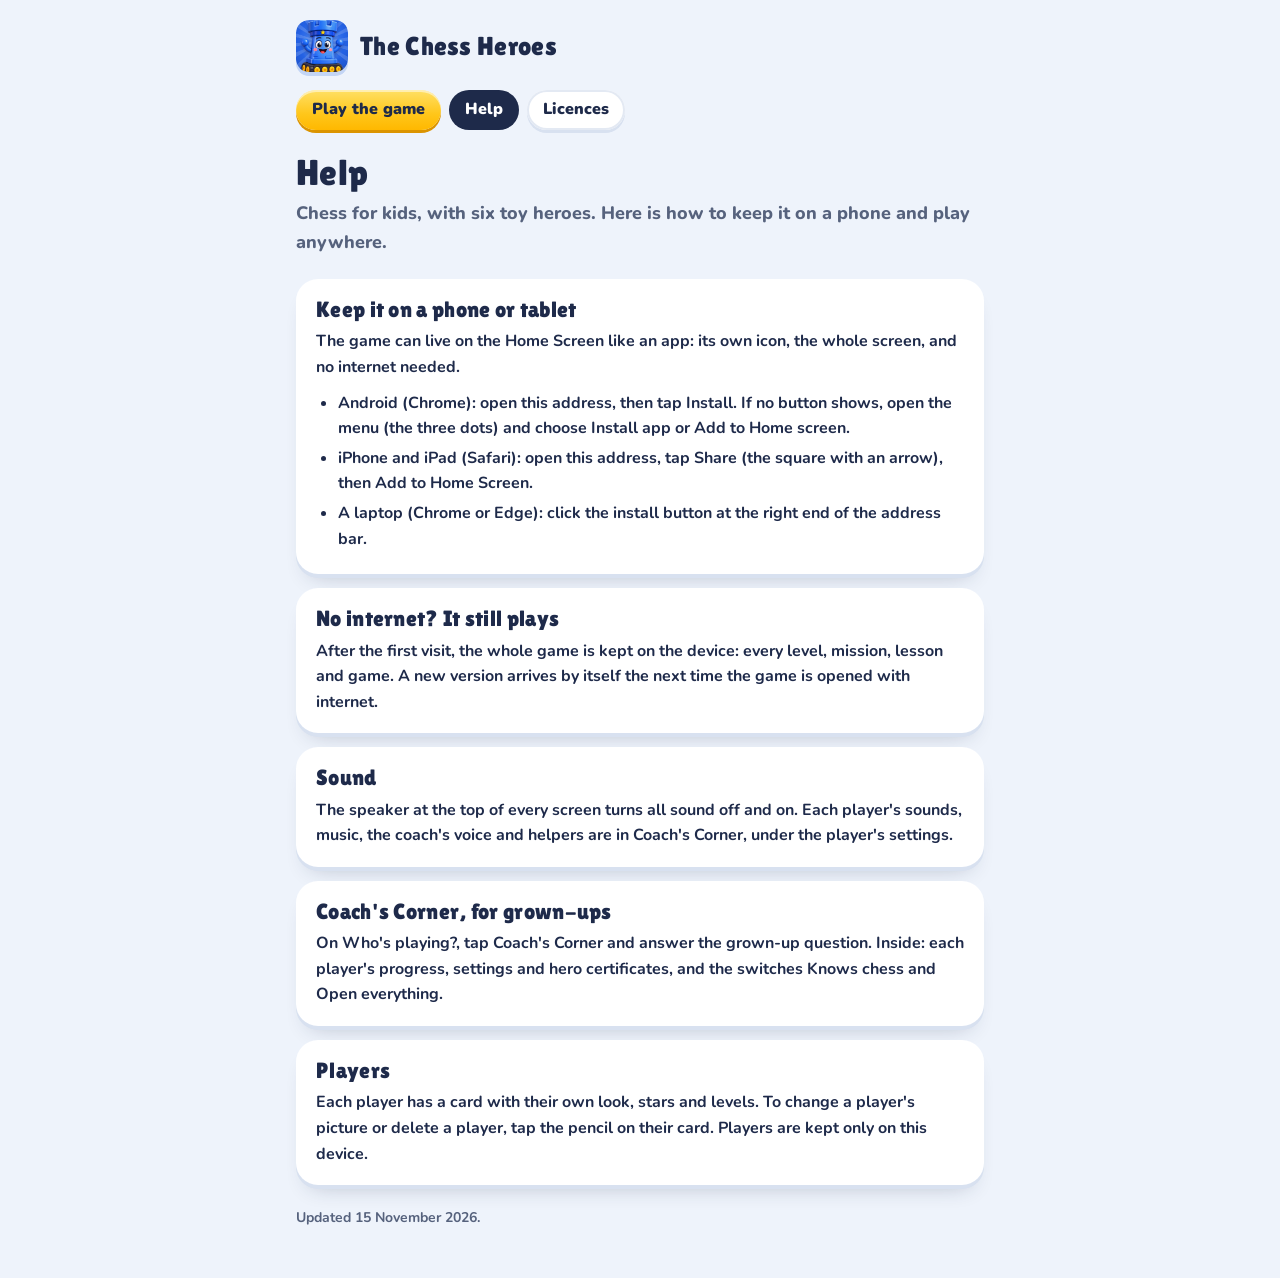
<file: help.html>
<!doctype html>
<html lang="en">
<head>
<meta charset="utf-8">
<meta name="viewport" content="width=device-width, initial-scale=1">
<title>Help: The Chess Heroes</title>
<meta name="theme-color" content="#2563E6">
<link rel="icon" href="icons/favicon-64.png">
<link rel="stylesheet" href="site.css">
</head>
<body>
<div class="wrap">
<header class="top"><img src="icons/icon-192.png" alt=""><b>The Chess Heroes</b></header>
<nav aria-label="Pages"><a href="./" class="play">Play the game</a><a href="help.html" aria-current="page">Help</a><a href="licences.html">Licences</a></nav>
<main>
<h1>Help</h1>
<p class="lede">Chess for kids, with six toy heroes. Here is how to keep it on a phone and play anywhere.</p>
<section><h2>Keep it on a phone or tablet</h2><p>The game can live on the Home Screen like an app: its own icon, the whole screen, and no internet needed.</p><ul><li><b>Android (Chrome):</b> open this address, then tap <b>Install</b>. If no button shows, open the menu (the three dots) and choose <b>Install app</b> or <b>Add to Home screen</b>.</li><li><b>iPhone and iPad (Safari):</b> open this address, tap <b>Share</b> (the square with an arrow), then <b>Add to Home Screen</b>.</li><li><b>A laptop (Chrome or Edge):</b> click the install button at the right end of the address bar.</li></ul></section>
<section><h2>No internet? It still plays</h2><p>After the first visit, the whole game is kept on the device: every level, mission, lesson and game. A new version arrives by itself the next time the game is opened with internet.</p></section>
<section><h2>Sound</h2><p>The speaker at the top of every screen turns all sound off and on. Each player's sounds, music, the coach's voice and helpers are in Coach's Corner, under the player's settings.</p></section>
<section><h2>Coach's Corner, for grown-ups</h2><p>On <b>Who's playing?</b>, tap <b>Coach's Corner</b> and answer the grown-up question. Inside: each player's progress, settings and hero certificates, and the switches <b>Knows chess</b> and <b>Open everything</b>.</p></section>
<section><h2>Players</h2><p>Each player has a card with their own look, stars and levels. To change a player's picture or delete a player, tap the pencil on their card. Players are kept only on this device.</p></section>

</main>
<footer>Updated 15 November 2026.</footer>
</div>
</body>
</html>
</file>
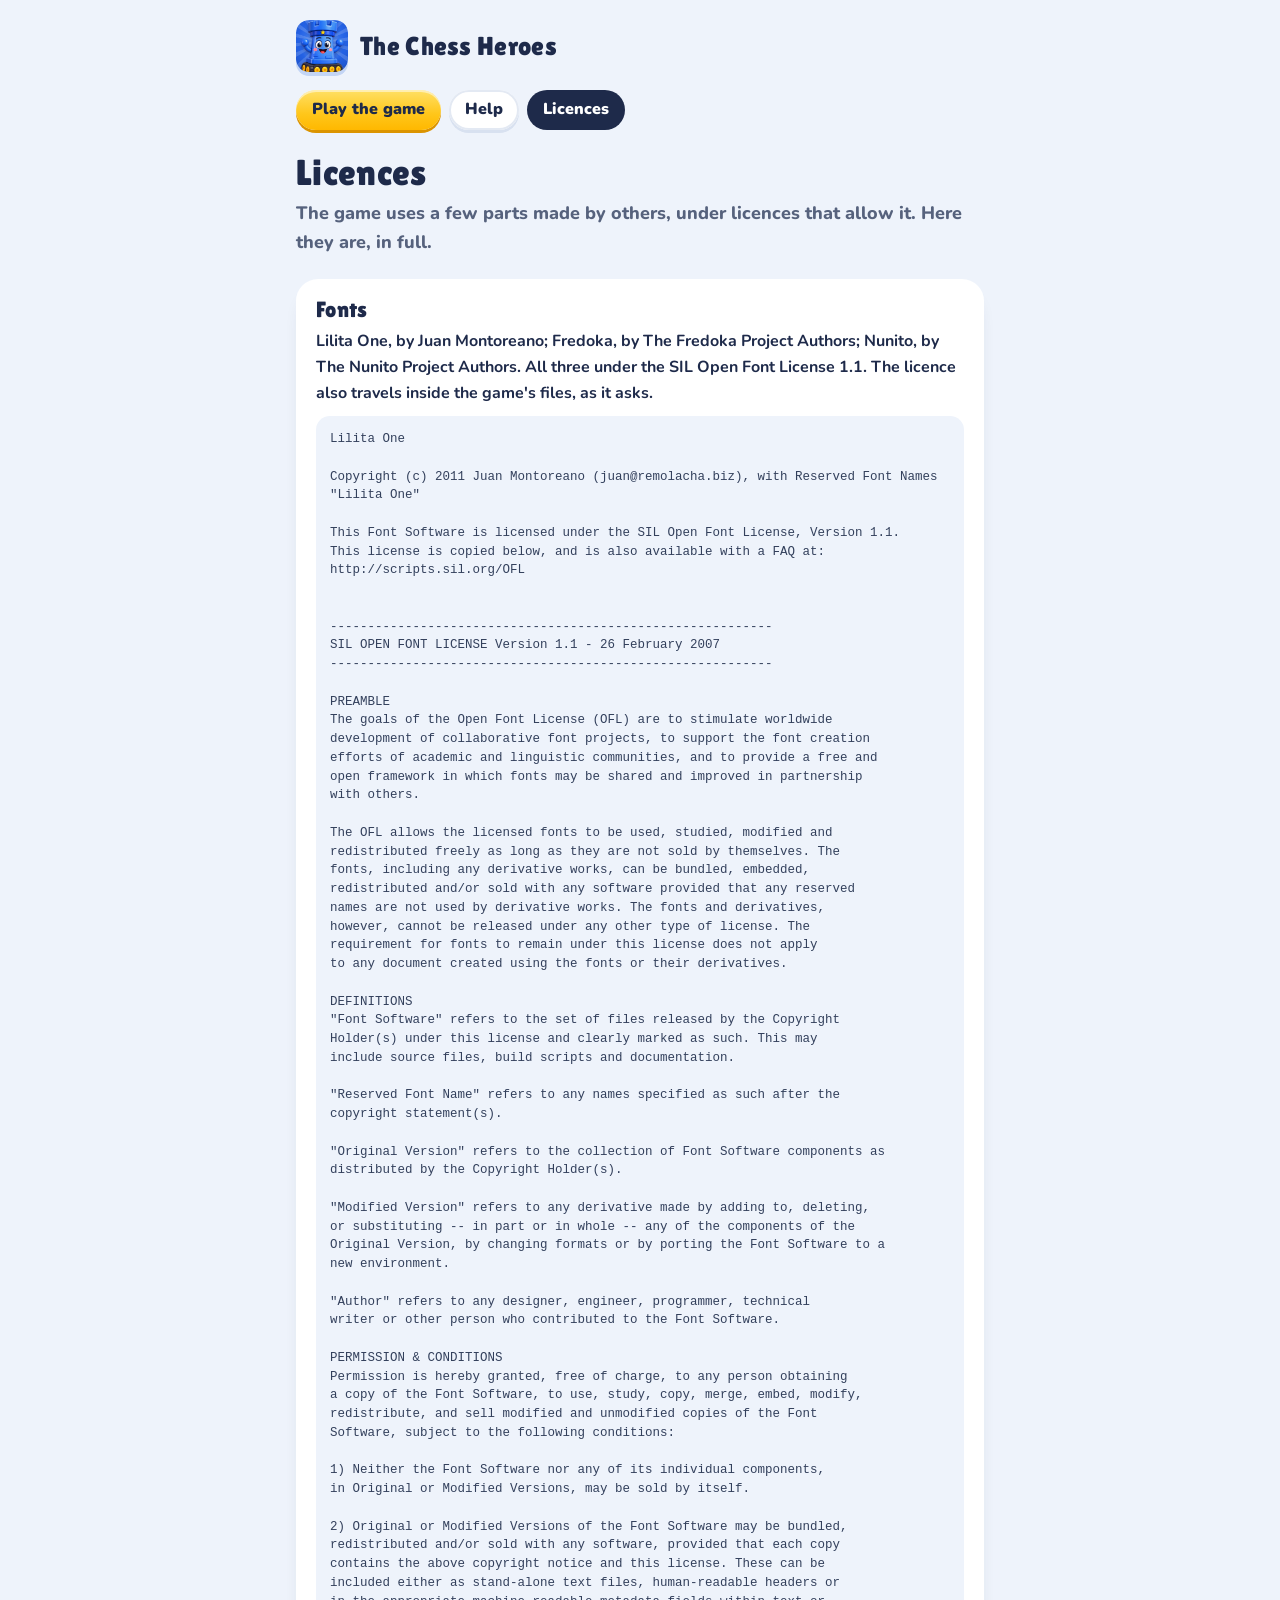
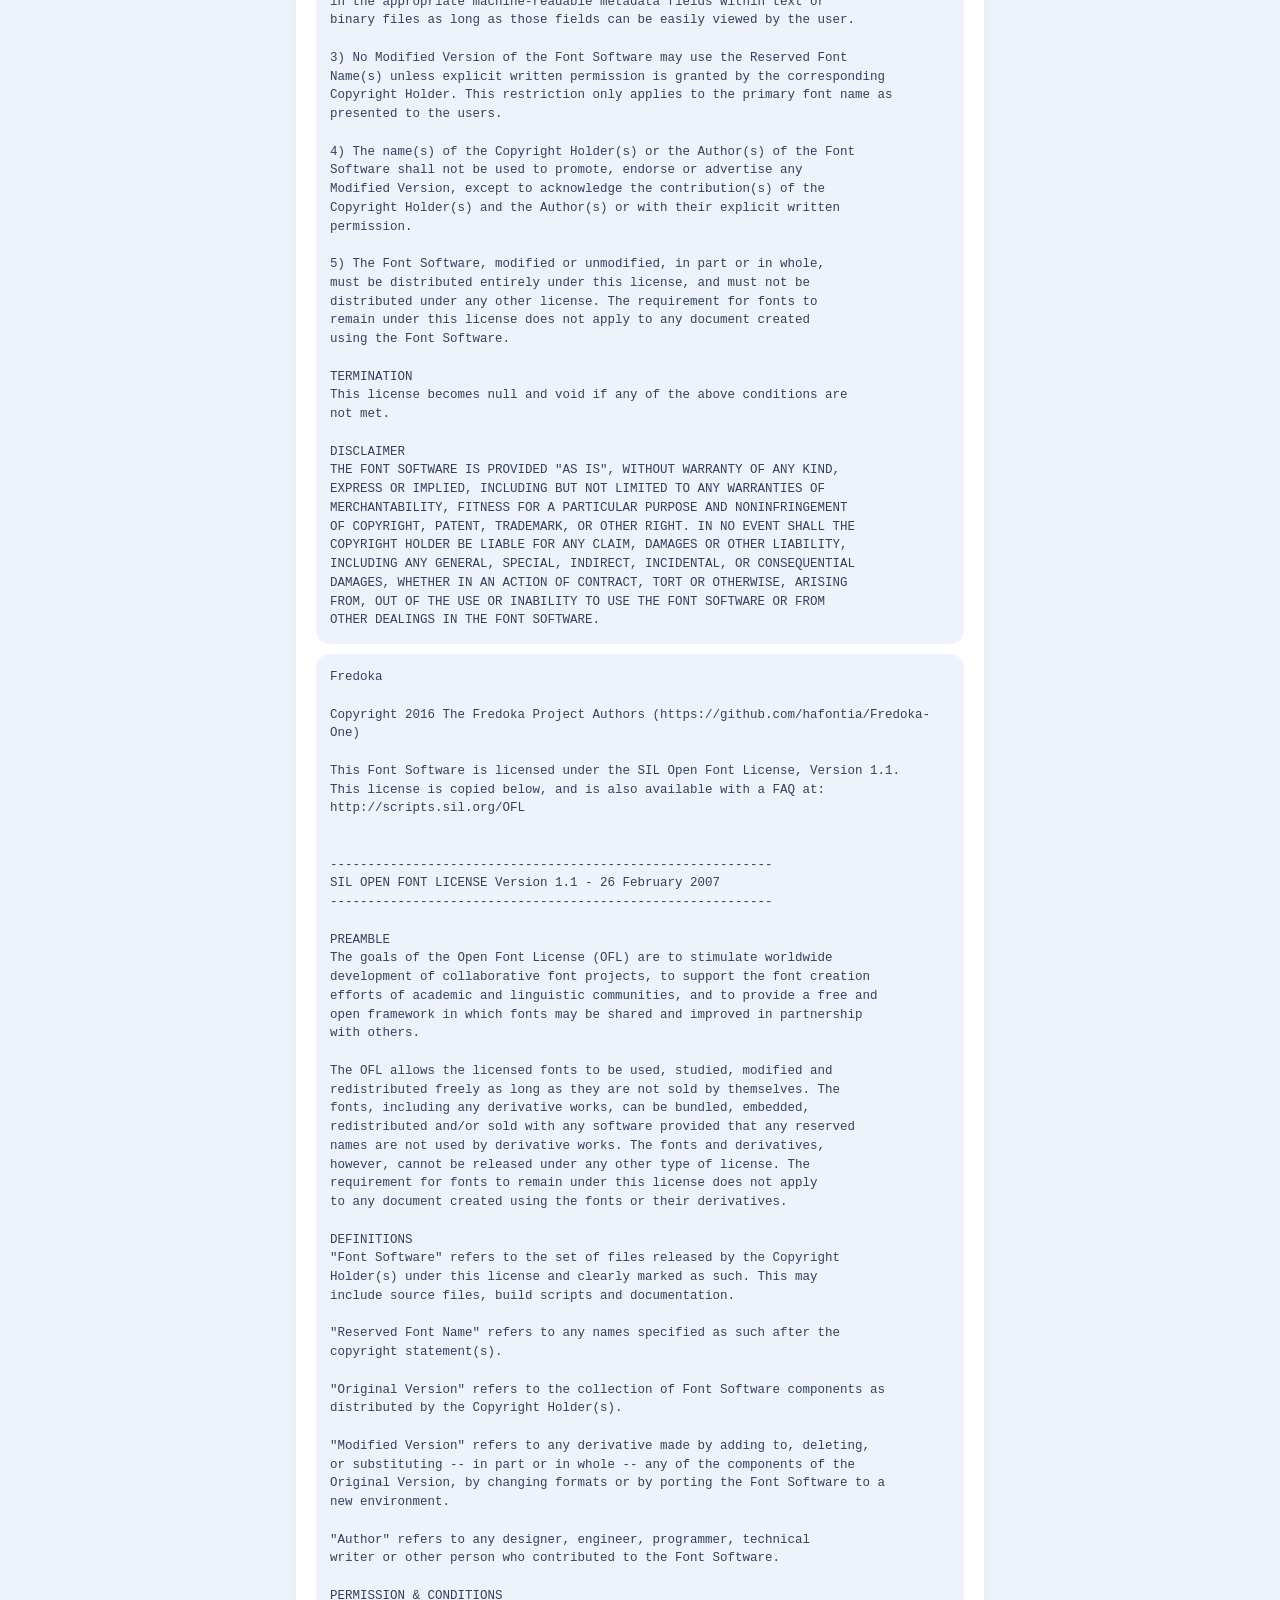
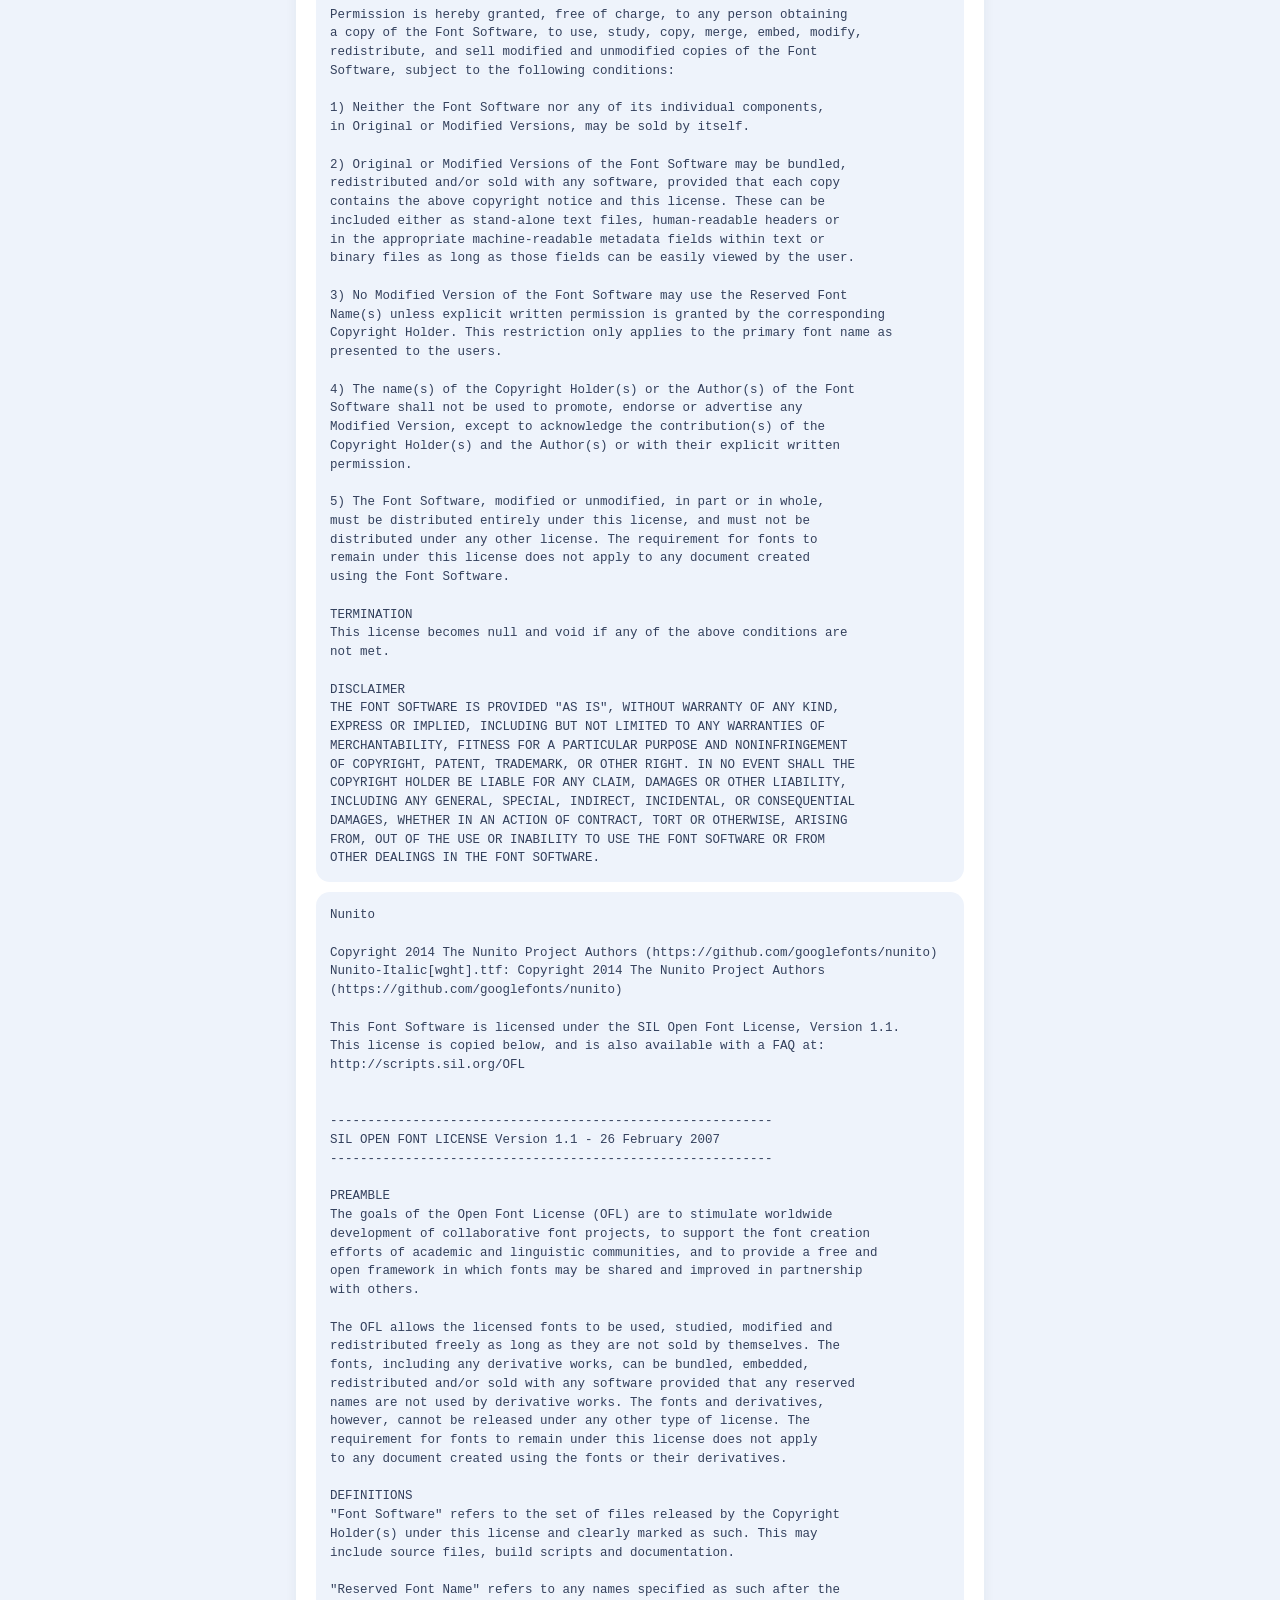
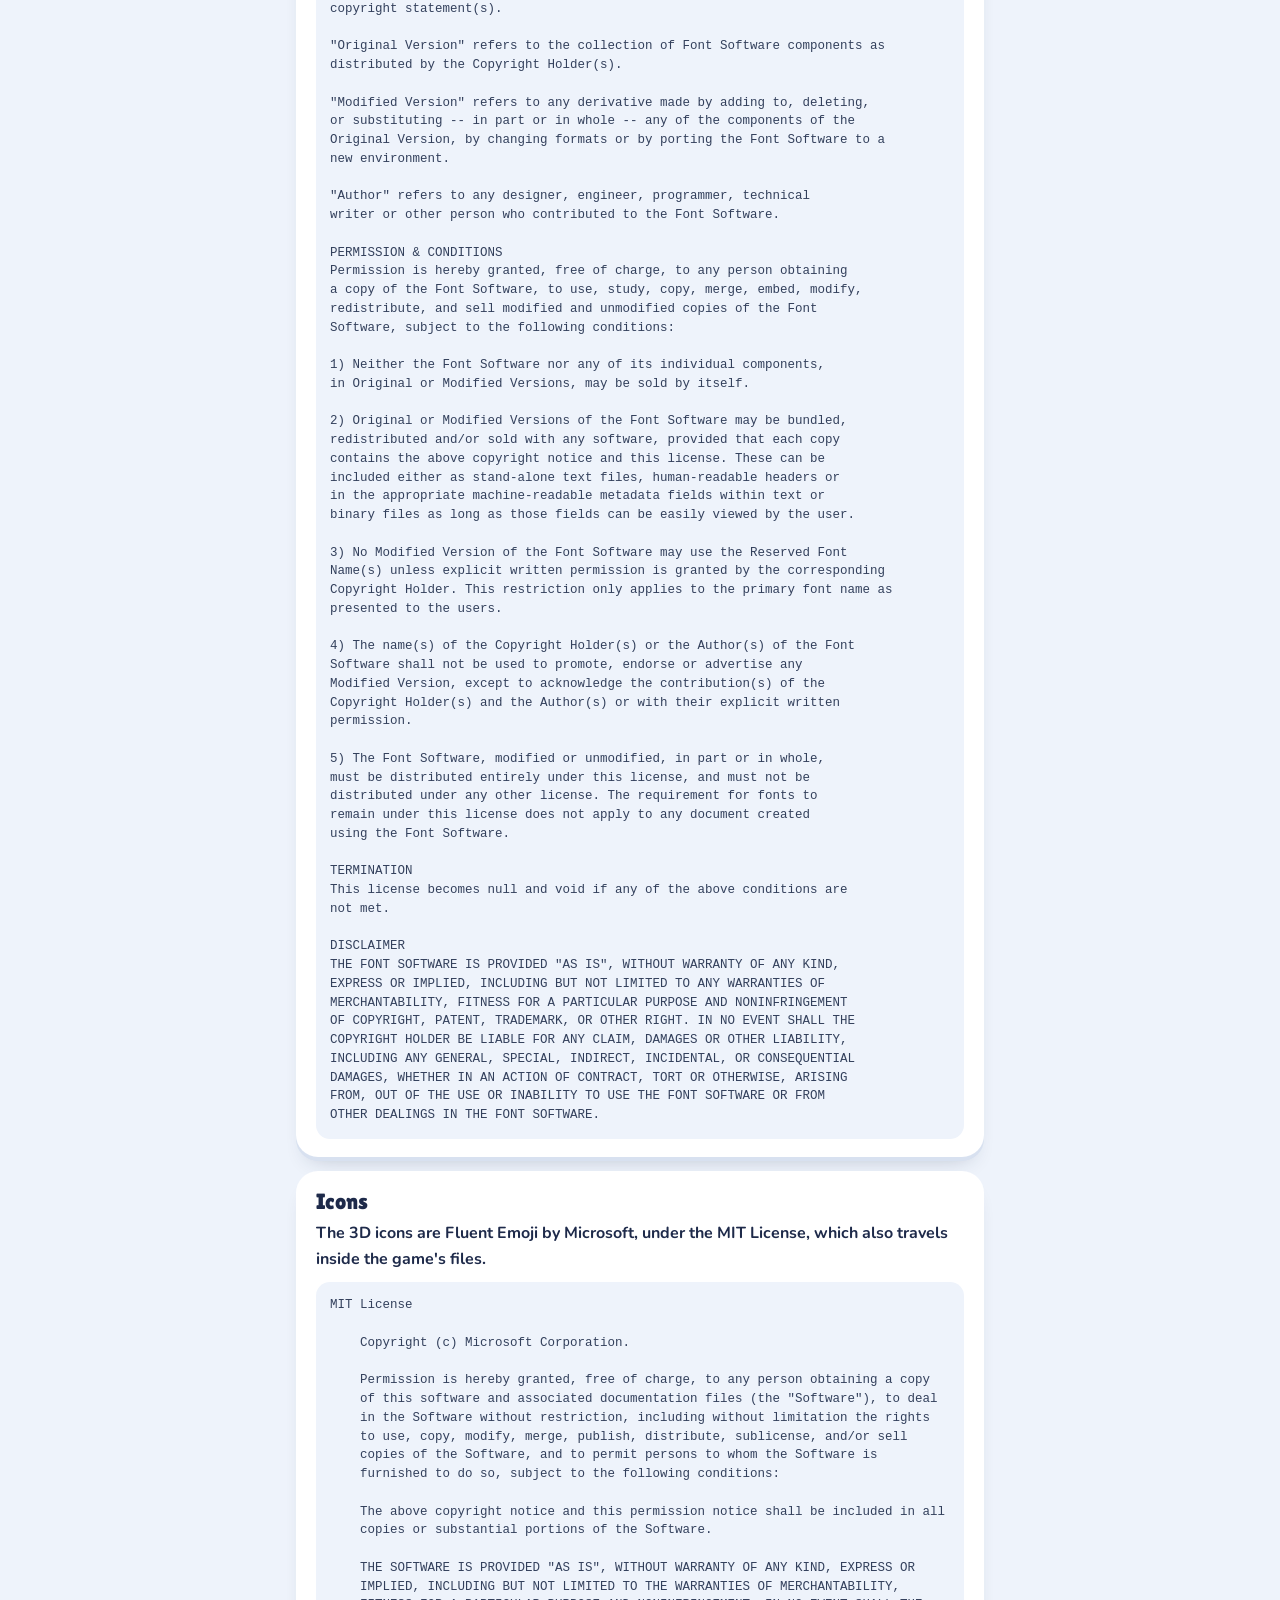
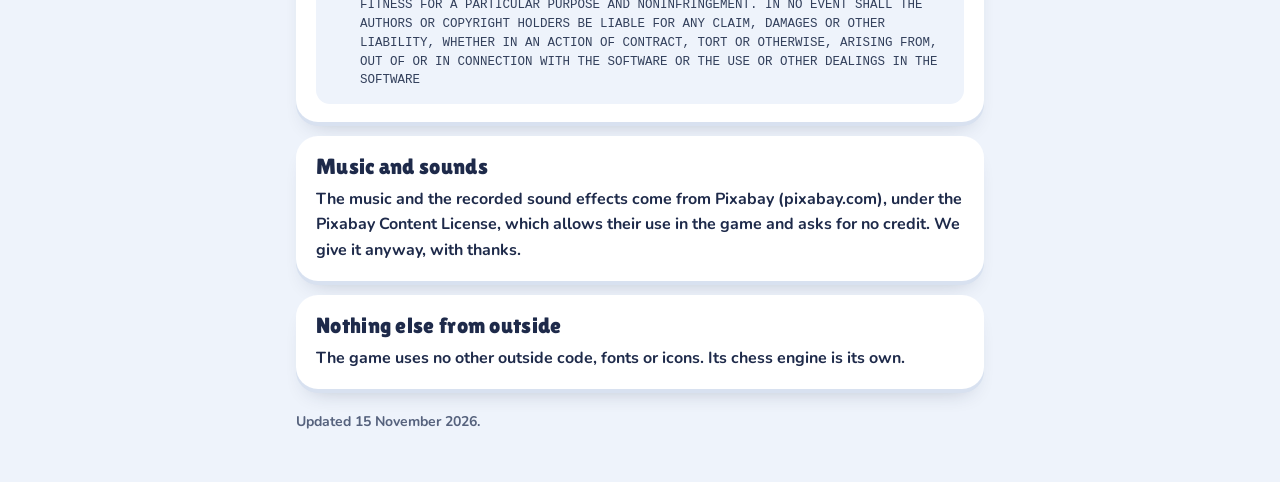
<file: licences.html>
<!doctype html>
<html lang="en">
<head>
<meta charset="utf-8">
<meta name="viewport" content="width=device-width, initial-scale=1">
<title>Licences: The Chess Heroes</title>
<meta name="theme-color" content="#2563E6">
<link rel="icon" href="icons/favicon-64.png">
<link rel="stylesheet" href="site.css">
</head>
<body>
<div class="wrap">
<header class="top"><img src="icons/icon-192.png" alt=""><b>The Chess Heroes</b></header>
<nav aria-label="Pages"><a href="./" class="play">Play the game</a><a href="help.html">Help</a><a href="licences.html" aria-current="page">Licences</a></nav>
<main>
<h1>Licences</h1>
<p class="lede">The game uses a few parts made by others, under licences that allow it. Here they are, in full.</p>
<section><h2>Fonts</h2><p><b>Lilita One</b>, by Juan Montoreano; <b>Fredoka</b>, by The Fredoka Project Authors; <b>Nunito</b>, by The Nunito Project Authors. All three under the SIL Open Font License 1.1. The licence also travels inside the game's files, as it asks.</p><pre>Lilita One

Copyright (c) 2011 Juan Montoreano (juan@remolacha.biz), with Reserved Font Names &quot;Lilita One&quot;

This Font Software is licensed under the SIL Open Font License, Version 1.1.
This license is copied below, and is also available with a FAQ at:
http://scripts.sil.org/OFL


-----------------------------------------------------------
SIL OPEN FONT LICENSE Version 1.1 - 26 February 2007
-----------------------------------------------------------

PREAMBLE
The goals of the Open Font License (OFL) are to stimulate worldwide
development of collaborative font projects, to support the font creation
efforts of academic and linguistic communities, and to provide a free and
open framework in which fonts may be shared and improved in partnership
with others.

The OFL allows the licensed fonts to be used, studied, modified and
redistributed freely as long as they are not sold by themselves. The
fonts, including any derivative works, can be bundled, embedded,
redistributed and/or sold with any software provided that any reserved
names are not used by derivative works. The fonts and derivatives,
however, cannot be released under any other type of license. The
requirement for fonts to remain under this license does not apply
to any document created using the fonts or their derivatives.

DEFINITIONS
&quot;Font Software&quot; refers to the set of files released by the Copyright
Holder(s) under this license and clearly marked as such. This may
include source files, build scripts and documentation.

&quot;Reserved Font Name&quot; refers to any names specified as such after the
copyright statement(s).

&quot;Original Version&quot; refers to the collection of Font Software components as
distributed by the Copyright Holder(s).

&quot;Modified Version&quot; refers to any derivative made by adding to, deleting,
or substituting -- in part or in whole -- any of the components of the
Original Version, by changing formats or by porting the Font Software to a
new environment.

&quot;Author&quot; refers to any designer, engineer, programmer, technical
writer or other person who contributed to the Font Software.

PERMISSION &amp; CONDITIONS
Permission is hereby granted, free of charge, to any person obtaining
a copy of the Font Software, to use, study, copy, merge, embed, modify,
redistribute, and sell modified and unmodified copies of the Font
Software, subject to the following conditions:

1) Neither the Font Software nor any of its individual components,
in Original or Modified Versions, may be sold by itself.

2) Original or Modified Versions of the Font Software may be bundled,
redistributed and/or sold with any software, provided that each copy
contains the above copyright notice and this license. These can be
included either as stand-alone text files, human-readable headers or
in the appropriate machine-readable metadata fields within text or
binary files as long as those fields can be easily viewed by the user.

3) No Modified Version of the Font Software may use the Reserved Font
Name(s) unless explicit written permission is granted by the corresponding
Copyright Holder. This restriction only applies to the primary font name as
presented to the users.

4) The name(s) of the Copyright Holder(s) or the Author(s) of the Font
Software shall not be used to promote, endorse or advertise any
Modified Version, except to acknowledge the contribution(s) of the
Copyright Holder(s) and the Author(s) or with their explicit written
permission.

5) The Font Software, modified or unmodified, in part or in whole,
must be distributed entirely under this license, and must not be
distributed under any other license. The requirement for fonts to
remain under this license does not apply to any document created
using the Font Software.

TERMINATION
This license becomes null and void if any of the above conditions are
not met.

DISCLAIMER
THE FONT SOFTWARE IS PROVIDED &quot;AS IS&quot;, WITHOUT WARRANTY OF ANY KIND,
EXPRESS OR IMPLIED, INCLUDING BUT NOT LIMITED TO ANY WARRANTIES OF
MERCHANTABILITY, FITNESS FOR A PARTICULAR PURPOSE AND NONINFRINGEMENT
OF COPYRIGHT, PATENT, TRADEMARK, OR OTHER RIGHT. IN NO EVENT SHALL THE
COPYRIGHT HOLDER BE LIABLE FOR ANY CLAIM, DAMAGES OR OTHER LIABILITY,
INCLUDING ANY GENERAL, SPECIAL, INDIRECT, INCIDENTAL, OR CONSEQUENTIAL
DAMAGES, WHETHER IN AN ACTION OF CONTRACT, TORT OR OTHERWISE, ARISING
FROM, OUT OF THE USE OR INABILITY TO USE THE FONT SOFTWARE OR FROM
OTHER DEALINGS IN THE FONT SOFTWARE.</pre><pre>Fredoka

Copyright 2016 The Fredoka Project Authors (https://github.com/hafontia/Fredoka-One)

This Font Software is licensed under the SIL Open Font License, Version 1.1.
This license is copied below, and is also available with a FAQ at:
http://scripts.sil.org/OFL


-----------------------------------------------------------
SIL OPEN FONT LICENSE Version 1.1 - 26 February 2007
-----------------------------------------------------------

PREAMBLE
The goals of the Open Font License (OFL) are to stimulate worldwide
development of collaborative font projects, to support the font creation
efforts of academic and linguistic communities, and to provide a free and
open framework in which fonts may be shared and improved in partnership
with others.

The OFL allows the licensed fonts to be used, studied, modified and
redistributed freely as long as they are not sold by themselves. The
fonts, including any derivative works, can be bundled, embedded,
redistributed and/or sold with any software provided that any reserved
names are not used by derivative works. The fonts and derivatives,
however, cannot be released under any other type of license. The
requirement for fonts to remain under this license does not apply
to any document created using the fonts or their derivatives.

DEFINITIONS
&quot;Font Software&quot; refers to the set of files released by the Copyright
Holder(s) under this license and clearly marked as such. This may
include source files, build scripts and documentation.

&quot;Reserved Font Name&quot; refers to any names specified as such after the
copyright statement(s).

&quot;Original Version&quot; refers to the collection of Font Software components as
distributed by the Copyright Holder(s).

&quot;Modified Version&quot; refers to any derivative made by adding to, deleting,
or substituting -- in part or in whole -- any of the components of the
Original Version, by changing formats or by porting the Font Software to a
new environment.

&quot;Author&quot; refers to any designer, engineer, programmer, technical
writer or other person who contributed to the Font Software.

PERMISSION &amp; CONDITIONS
Permission is hereby granted, free of charge, to any person obtaining
a copy of the Font Software, to use, study, copy, merge, embed, modify,
redistribute, and sell modified and unmodified copies of the Font
Software, subject to the following conditions:

1) Neither the Font Software nor any of its individual components,
in Original or Modified Versions, may be sold by itself.

2) Original or Modified Versions of the Font Software may be bundled,
redistributed and/or sold with any software, provided that each copy
contains the above copyright notice and this license. These can be
included either as stand-alone text files, human-readable headers or
in the appropriate machine-readable metadata fields within text or
binary files as long as those fields can be easily viewed by the user.

3) No Modified Version of the Font Software may use the Reserved Font
Name(s) unless explicit written permission is granted by the corresponding
Copyright Holder. This restriction only applies to the primary font name as
presented to the users.

4) The name(s) of the Copyright Holder(s) or the Author(s) of the Font
Software shall not be used to promote, endorse or advertise any
Modified Version, except to acknowledge the contribution(s) of the
Copyright Holder(s) and the Author(s) or with their explicit written
permission.

5) The Font Software, modified or unmodified, in part or in whole,
must be distributed entirely under this license, and must not be
distributed under any other license. The requirement for fonts to
remain under this license does not apply to any document created
using the Font Software.

TERMINATION
This license becomes null and void if any of the above conditions are
not met.

DISCLAIMER
THE FONT SOFTWARE IS PROVIDED &quot;AS IS&quot;, WITHOUT WARRANTY OF ANY KIND,
EXPRESS OR IMPLIED, INCLUDING BUT NOT LIMITED TO ANY WARRANTIES OF
MERCHANTABILITY, FITNESS FOR A PARTICULAR PURPOSE AND NONINFRINGEMENT
OF COPYRIGHT, PATENT, TRADEMARK, OR OTHER RIGHT. IN NO EVENT SHALL THE
COPYRIGHT HOLDER BE LIABLE FOR ANY CLAIM, DAMAGES OR OTHER LIABILITY,
INCLUDING ANY GENERAL, SPECIAL, INDIRECT, INCIDENTAL, OR CONSEQUENTIAL
DAMAGES, WHETHER IN AN ACTION OF CONTRACT, TORT OR OTHERWISE, ARISING
FROM, OUT OF THE USE OR INABILITY TO USE THE FONT SOFTWARE OR FROM
OTHER DEALINGS IN THE FONT SOFTWARE.</pre><pre>Nunito

Copyright 2014 The Nunito Project Authors (https://github.com/googlefonts/nunito) Nunito-Italic[wght].ttf: Copyright 2014 The Nunito Project Authors (https://github.com/googlefonts/nunito)

This Font Software is licensed under the SIL Open Font License, Version 1.1.
This license is copied below, and is also available with a FAQ at:
http://scripts.sil.org/OFL


-----------------------------------------------------------
SIL OPEN FONT LICENSE Version 1.1 - 26 February 2007
-----------------------------------------------------------

PREAMBLE
The goals of the Open Font License (OFL) are to stimulate worldwide
development of collaborative font projects, to support the font creation
efforts of academic and linguistic communities, and to provide a free and
open framework in which fonts may be shared and improved in partnership
with others.

The OFL allows the licensed fonts to be used, studied, modified and
redistributed freely as long as they are not sold by themselves. The
fonts, including any derivative works, can be bundled, embedded,
redistributed and/or sold with any software provided that any reserved
names are not used by derivative works. The fonts and derivatives,
however, cannot be released under any other type of license. The
requirement for fonts to remain under this license does not apply
to any document created using the fonts or their derivatives.

DEFINITIONS
&quot;Font Software&quot; refers to the set of files released by the Copyright
Holder(s) under this license and clearly marked as such. This may
include source files, build scripts and documentation.

&quot;Reserved Font Name&quot; refers to any names specified as such after the
copyright statement(s).

&quot;Original Version&quot; refers to the collection of Font Software components as
distributed by the Copyright Holder(s).

&quot;Modified Version&quot; refers to any derivative made by adding to, deleting,
or substituting -- in part or in whole -- any of the components of the
Original Version, by changing formats or by porting the Font Software to a
new environment.

&quot;Author&quot; refers to any designer, engineer, programmer, technical
writer or other person who contributed to the Font Software.

PERMISSION &amp; CONDITIONS
Permission is hereby granted, free of charge, to any person obtaining
a copy of the Font Software, to use, study, copy, merge, embed, modify,
redistribute, and sell modified and unmodified copies of the Font
Software, subject to the following conditions:

1) Neither the Font Software nor any of its individual components,
in Original or Modified Versions, may be sold by itself.

2) Original or Modified Versions of the Font Software may be bundled,
redistributed and/or sold with any software, provided that each copy
contains the above copyright notice and this license. These can be
included either as stand-alone text files, human-readable headers or
in the appropriate machine-readable metadata fields within text or
binary files as long as those fields can be easily viewed by the user.

3) No Modified Version of the Font Software may use the Reserved Font
Name(s) unless explicit written permission is granted by the corresponding
Copyright Holder. This restriction only applies to the primary font name as
presented to the users.

4) The name(s) of the Copyright Holder(s) or the Author(s) of the Font
Software shall not be used to promote, endorse or advertise any
Modified Version, except to acknowledge the contribution(s) of the
Copyright Holder(s) and the Author(s) or with their explicit written
permission.

5) The Font Software, modified or unmodified, in part or in whole,
must be distributed entirely under this license, and must not be
distributed under any other license. The requirement for fonts to
remain under this license does not apply to any document created
using the Font Software.

TERMINATION
This license becomes null and void if any of the above conditions are
not met.

DISCLAIMER
THE FONT SOFTWARE IS PROVIDED &quot;AS IS&quot;, WITHOUT WARRANTY OF ANY KIND,
EXPRESS OR IMPLIED, INCLUDING BUT NOT LIMITED TO ANY WARRANTIES OF
MERCHANTABILITY, FITNESS FOR A PARTICULAR PURPOSE AND NONINFRINGEMENT
OF COPYRIGHT, PATENT, TRADEMARK, OR OTHER RIGHT. IN NO EVENT SHALL THE
COPYRIGHT HOLDER BE LIABLE FOR ANY CLAIM, DAMAGES OR OTHER LIABILITY,
INCLUDING ANY GENERAL, SPECIAL, INDIRECT, INCIDENTAL, OR CONSEQUENTIAL
DAMAGES, WHETHER IN AN ACTION OF CONTRACT, TORT OR OTHERWISE, ARISING
FROM, OUT OF THE USE OR INABILITY TO USE THE FONT SOFTWARE OR FROM
OTHER DEALINGS IN THE FONT SOFTWARE.</pre></section>
<section><h2>Icons</h2><p>The 3D icons are <b>Fluent Emoji</b> by Microsoft, under the MIT License, which also travels inside the game's files.</p><pre>MIT License

    Copyright (c) Microsoft Corporation.

    Permission is hereby granted, free of charge, to any person obtaining a copy
    of this software and associated documentation files (the &quot;Software&quot;), to deal
    in the Software without restriction, including without limitation the rights
    to use, copy, modify, merge, publish, distribute, sublicense, and/or sell
    copies of the Software, and to permit persons to whom the Software is
    furnished to do so, subject to the following conditions:

    The above copyright notice and this permission notice shall be included in all
    copies or substantial portions of the Software.

    THE SOFTWARE IS PROVIDED &quot;AS IS&quot;, WITHOUT WARRANTY OF ANY KIND, EXPRESS OR
    IMPLIED, INCLUDING BUT NOT LIMITED TO THE WARRANTIES OF MERCHANTABILITY,
    FITNESS FOR A PARTICULAR PURPOSE AND NONINFRINGEMENT. IN NO EVENT SHALL THE
    AUTHORS OR COPYRIGHT HOLDERS BE LIABLE FOR ANY CLAIM, DAMAGES OR OTHER
    LIABILITY, WHETHER IN AN ACTION OF CONTRACT, TORT OR OTHERWISE, ARISING FROM,
    OUT OF OR IN CONNECTION WITH THE SOFTWARE OR THE USE OR OTHER DEALINGS IN THE
    SOFTWARE</pre></section>
<section><h2>Music and sounds</h2><p>The music and the recorded sound effects come from <b>Pixabay</b> (pixabay.com), under the Pixabay Content License, which allows their use in the game and asks for no credit. We give it anyway, with thanks.</p></section>
<section><h2>Nothing else from outside</h2><p>The game uses no other outside code, fonts or icons. Its chess engine is its own.</p></section>

</main>
<footer>Updated 15 November 2026.</footer>
</div>
</body>
</html>
</file>
<file: site.css>
/* The Chess Heroes: the public address's own pages (journey/site/build_site.py), in Toy Squad's colours */
@font-face { font-family: 'Lilita One'; font-style: normal; font-weight: 400; font-display: swap; src: url(fonts/lilita-one.woff2) format('woff2'); }
@font-face { font-family: 'Nunito'; font-style: normal; font-weight: 200 1000; font-display: swap; src: url(fonts/nunito.woff2) format('woff2'); }
:root { --bg: #EEF3FB; --ink: #1E2A4A; --slate: #56627D; --card: #FFFFFF; --line: #E3E9F3; --blue: #2563E6; --gold: #FFC61A; }
* { box-sizing: border-box; }
html { -webkit-text-size-adjust: 100%; }
body { margin: 0; background: var(--bg); color: var(--ink); font: 700 16px/1.6 'Nunito', system-ui, -apple-system, 'Segoe UI', sans-serif; }
.wrap { max-width: 720px; margin: 0 auto; padding: 20px 16px 48px; }
header.top { display: flex; align-items: center; gap: 12px; }
header.top img { width: 52px; height: 52px; border-radius: 13px; box-shadow: 0 4px 0 #C3D5F5; }
header.top b { font: 400 26px/1.1 'Lilita One', 'Nunito', sans-serif; letter-spacing: .3px; }
nav { display: flex; flex-wrap: wrap; gap: 8px; margin: 18px 0 22px; }
nav a { display: inline-flex; align-items: center; min-height: 40px; padding: 0 16px; border-radius: 20px; background: var(--card); box-shadow: inset 0 0 0 2px var(--line), 0 3px 0 #D8E1F0; color: var(--ink); font-weight: 900; text-decoration: none; }
nav a.play { background: linear-gradient(180deg, #FFE066 0%, #FFC61A 60%, #FFB800 100%); box-shadow: inset 0 2px 0 rgba(255,255,255,.5), 0 3px 0 #DB9400; }
nav a[aria-current="page"] { background: var(--ink); color: #FFFFFF; box-shadow: none; }
nav a:focus-visible, a:focus-visible { outline: 3px solid var(--blue); outline-offset: 2px; }
h1 { margin: 0 0 6px; font: 400 36px/1.15 'Lilita One', 'Nunito', sans-serif; letter-spacing: .3px; }
.lede { margin: 0 0 22px; color: var(--slate); font-weight: 800; font-size: 18px; }
section { margin: 0 0 14px; padding: 18px 20px; border-radius: 22px; background: var(--card); box-shadow: 0 4px 0 #D8E1F0, 0 14px 22px -14px rgba(30,42,74,.3); }
h2 { margin: 0 0 6px; font: 400 22px/1.2 'Lilita One', 'Nunito', sans-serif; letter-spacing: .3px; }
p { margin: 0 0 10px; } p:last-child, ul:last-child, ol:last-child { margin-bottom: 0; }
ul, ol { margin: 0 0 10px; padding-left: 22px; } li { margin: 4px 0; }
a { color: var(--blue); }
pre { margin: 10px 0 0; padding: 14px; overflow-x: auto; border-radius: 14px; background: var(--bg); white-space: pre-wrap; font: 500 12.5px/1.5 ui-monospace, Menlo, Consolas, monospace; color: #33405C; }
footer { margin-top: 22px; color: var(--slate); font-size: 14px; }
</file>
